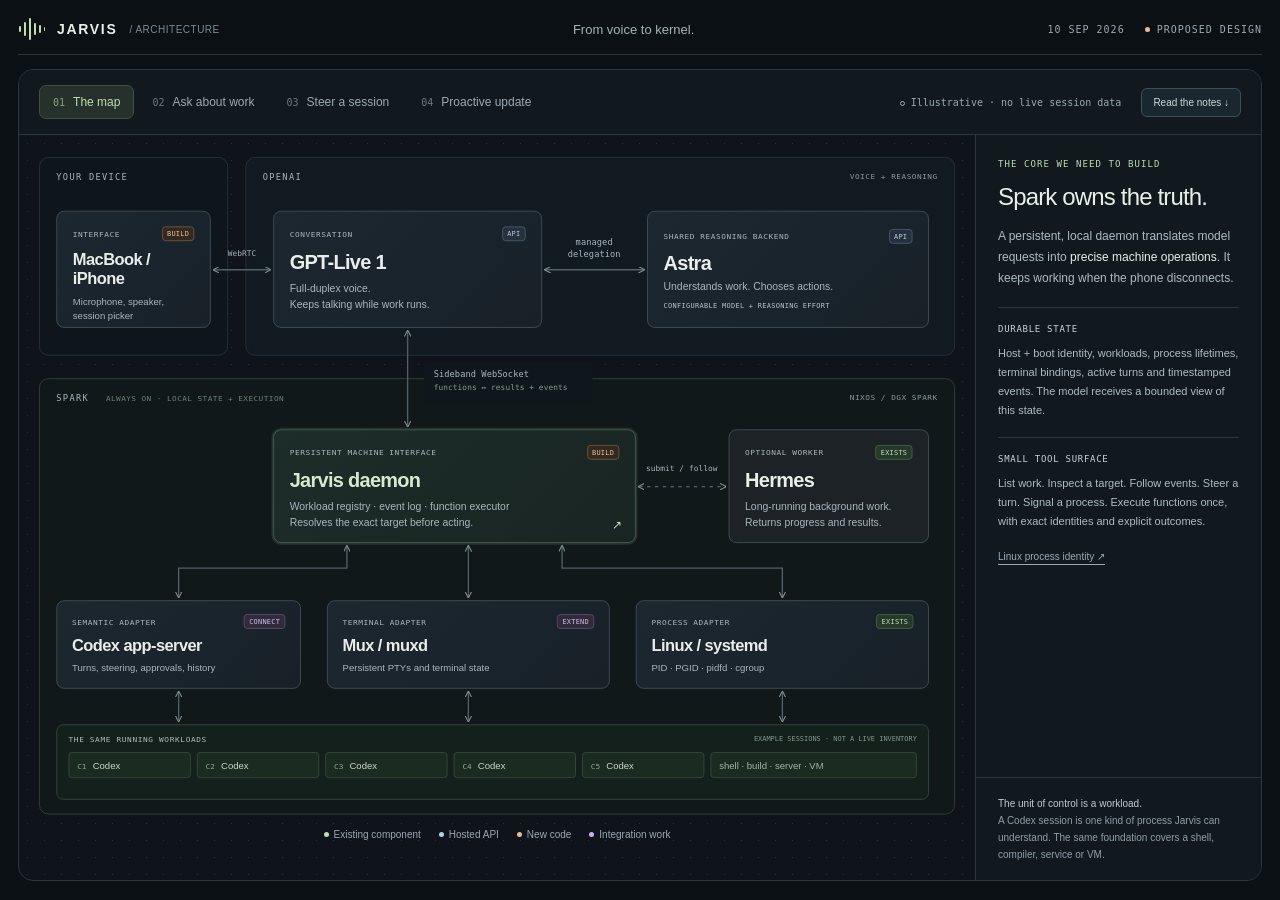
<file: architecture.html>
<!doctype html>
<html lang="en">
<head>
  <meta charset="utf-8">
  <meta name="viewport" content="width=device-width, initial-scale=1">
  <meta name="color-scheme" content="dark">
  <title>Jarvis — from voice to kernel</title>
  <style>
    :root{--bg:#0b1014;--surface:#10171c;--surface2:#151e25;--line:#2b373f;--text:#e9eee9;--muted:#9ba9b2;--green:#c1ddb0;--blue:#a9d3ee;--orange:#e8bb91;--purple:#c6b2ec;--accent:var(--green);font-family:Inter,ui-sans-serif,-apple-system,BlinkMacSystemFont,"Segoe UI",sans-serif;color:var(--text);background:var(--bg);font-synthesis:none}
    *{box-sizing:border-box}body{margin:0}button,a{-webkit-tap-highlight-color:transparent}button{font:inherit}a{color:inherit;text-underline-offset:4px}button:focus-visible,a:focus-visible,summary:focus-visible{outline:2px solid var(--accent);outline-offset:5px}button{color:inherit}::selection{background:#556d49;color:#fff}
    .page{max-width:1660px;margin:auto;padding:28px 38px 40px}.masthead{display:flex;justify-content:space-between;align-items:center;padding-bottom:25px;border-bottom:1px solid var(--line)}.brand{display:flex;gap:12px;align-items:center;font-weight:650;font-size:14px;letter-spacing:.12em}.brand svg{color:var(--green)}.meta,.eyebrow,.mono{font-family:ui-monospace,SFMono-Regular,Consolas,monospace}.meta{display:flex;gap:20px;font-size:10px;letter-spacing:.1em;color:var(--muted);text-transform:uppercase}.status{display:flex;align-items:center;gap:7px}.status:before{content:"";width:5px;height:5px;border-radius:50%;background:var(--orange)}
    .hero{padding:30px 0 28px;display:flex;justify-content:space-between;gap:32px;align-items:end}h1{font-size:clamp(30px,3vw,46px);line-height:1.08;letter-spacing:-.045em;font-weight:530;margin:0 0 12px}.hero p{margin:0;color:var(--muted);font-size:15px;line-height:1.6}.hero-note{max-width:265px;font-size:12px!important;line-height:1.6!important;border-left:1px solid var(--line);padding-left:18px}.hero-note b{font-weight:500;color:var(--text)}
    .workspace{border:1px solid var(--line);border-radius:15px;overflow:hidden;background:#0e1419}.toolbar{display:flex;justify-content:space-between;align-items:center;gap:18px;padding:15px 20px;border-bottom:1px solid var(--line);background:#11191f}.flow-tabs{display:flex;gap:4px;flex-wrap:wrap}.flow-tab{background:transparent;border:1px solid transparent;border-radius:7px;padding:9px 13px;font-size:12px;cursor:pointer;color:var(--muted);display:flex;gap:8px;align-items:center}.flow-tab .index{font-size:10px;opacity:.65;font-family:ui-monospace,monospace}.flow-tab:hover{background:#1c272e;color:var(--text)}.flow-tab[aria-pressed="true"]{background:#26312c;border-color:#3e5041;color:var(--green)}.toolbar-note{font-family:ui-monospace,monospace;font-size:10px;color:var(--muted);white-space:nowrap}.toolbar-note span{display:inline-block;width:5px;height:5px;border:1px solid var(--muted);border-radius:50%;margin-right:6px}
    .map-layout{display:grid;grid-template-columns:minmax(0,1fr) 286px}.diagram-wrap{padding:22px 20px 17px;min-width:0;overflow:auto;background-image:radial-gradient(#263039 0.7px,transparent 0.7px);background-size:17px 17px}.stage-wrap{width:100%;position:relative}.stage{width:1056px;height:758px;position:absolute;left:0;top:0;transform-origin:top left}.region{position:absolute;border:1px solid #29343d;border-radius:11px;background:rgba(16,23,28,.9)}.region.device{left:0;top:0;width:218px;height:229px}.region.cloud{left:238px;top:0;width:818px;height:229px;background:rgba(18,26,34,.93)}.region.spark{left:0;top:255px;width:1056px;height:503px;background:rgba(17,25,26,.93);border-color:#35443b}.region-label{position:absolute;left:19px;top:16px;font-family:ui-monospace,monospace;font-size:10px;font-weight:500;letter-spacing:.15em;color:#a7b6bd}.region-label em{font-style:normal;color:#668072;margin-left:12px;font-size:9px;letter-spacing:.05em}.region-right{position:absolute;right:19px;top:16px;font-family:ui-monospace,monospace;font-size:9px;color:#8b999c;letter-spacing:.06em}
    .wires{position:absolute;inset:0;width:1056px;height:758px;overflow:visible;pointer-events:none}.wire{fill:none;stroke:#52616a;stroke-width:1.5;transition:stroke .25s,opacity .25s}.wire.optional{stroke-dasharray:4 5}.wire-label{font:10px ui-monospace,SFMono-Regular,monospace;fill:#a7b6bd;letter-spacing:.01em}.wire-label.small{font-size:9px}.wire-hint{fill:#0f171c}.stage.has-flow .wire{opacity:.18}.stage.has-flow .wire.active{opacity:1;stroke:var(--accent);stroke-width:2;stroke-dasharray:5 7;animation:flow 16s linear infinite}.stage.has-flow .wire-label{opacity:.55}.stage.has-flow .wire-label.active{opacity:1;fill:var(--accent)}@keyframes flow{to{stroke-dashoffset:-120}}
    .node{position:absolute;text-align:left;padding:17px 18px;border:1px solid #45515a;border-radius:9px;background:linear-gradient(135deg,#1c2730,#182128);cursor:pointer;transition:border-color .18s,background .18s,opacity .2s,box-shadow .2s}.node:hover{border-color:var(--green);background:#202d32}.node .node-top{display:flex;align-items:center;gap:8px;justify-content:space-between;margin-bottom:12px}.node .category{font-family:ui-monospace,monospace;letter-spacing:.07em;font-size:9px;text-transform:uppercase;color:#a8b7bf}.badge{font-family:ui-monospace,monospace;letter-spacing:.035em;text-transform:uppercase;white-space:nowrap;font-size:8px;border:1px solid #48634d;color:var(--green);background:#26392a;border-radius:4px;padding:3px 5px}.badge.build{color:#e8bf96;border-color:#715841;background:#34291f}.badge.api{color:#b5c9dd;background:#26313d;border-color:#485b6e}.badge.adapt{color:#cfbee9;background:#302a3b;border-color:#5c4f72}.node h2{font-size:23px;letter-spacing:-.035em;line-height:1.1;font-weight:550;margin:0 0 8px}.node p{font-size:12px;line-height:1.5;color:#a9b7bf;margin:0}.node .micro{font-family:ui-monospace,monospace;font-size:8px;letter-spacing:.045em;display:block;margin-top:13px;color:#b4c5d1}.node.selected{border-color:var(--accent);box-shadow:0 0 0 2px color-mix(in srgb,var(--accent) 12%,transparent)}.node.selected:after{content:"↗";position:absolute;bottom:12px;right:14px;font-size:14px;color:var(--accent)}.stage.has-flow .node{opacity:.37}.stage.has-flow .node.active,.stage.has-flow .node.selected{opacity:1}.node.active{border-color:var(--accent)}.node.small{padding:15px 17px}.node.small .node-top{margin-bottom:9px}.node.small h2{font-size:19px;margin-bottom:6px}.node.small p{font-size:11px}.node.local{background:linear-gradient(135deg,#1d2d29,#192522);border-color:#4c6756}.node.local h2{color:#d8e9cf}.node.helper{background:#1c2225}
    #device{left:20px;top:62px;width:178px;height:135px}#device h2{font-size:19px}#device p{font-size:11px}#live{left:270px;top:62px;width:310px;height:135px}#brain{left:701px;top:62px;width:325px;height:135px}#brain .node-top{margin-bottom:10px}#brain h2{margin-bottom:5px}#brain .micro{margin-top:9px}#daemon{left:270px;top:314px;width:418px;height:131px}#hermes{left:795px;top:314px;width:231px;height:131px}#native{left:20px;top:511px;width:282px;height:102px}#mux{left:332px;top:511px;width:326px;height:102px}#kernel{left:688px;top:511px;width:338px;height:102px}
    .workloads{position:absolute;left:20px;top:654px;width:1006px;height:87px;border:1px solid #36493c;border-radius:8px;background:#14201b;padding:11px 13px}.workload-heading{font-family:ui-monospace,monospace;letter-spacing:.08em;font-size:9px;color:#acc0ad;display:flex;justify-content:space-between;margin-bottom:10px}.workload-heading span:last-child{color:#819889;letter-spacing:0;font-size:8px}.workload-row{display:flex;gap:7px}.workload-pill{border:1px solid #354b3b;border-radius:4px;background:#1c2b21;flex:1;font-size:11px;padding:8px 9px;color:#cad8cb}.workload-pill span{font-family:ui-monospace,monospace;font-size:9px;color:#8ca88d;margin-right:7px}.workload-pill.other{flex:1.8;color:#a1b5a5}.stage.has-flow .workloads{border-color:var(--accent)}.workload-pill.targeted{background:#3a3026;border-color:var(--orange);color:#f3d2b2}
    .legend{display:flex;align-items:center;gap:18px;margin-top:14px;font-size:10px;color:var(--muted);flex-wrap:wrap}.legend span{display:flex;align-items:center;gap:5px}.legend i{height:5px;width:5px;border-radius:50%;background:var(--green)}.legend .build-dot{background:var(--orange)}.legend .adapt-dot{background:var(--purple)}.legend .api-dot{background:var(--blue)}.legend .hint{margin-left:auto;font-size:9px;color:#7f8f99}
    .inspector{border-left:1px solid var(--line);background:#11191f;display:flex;flex-direction:column}.inspector-main{padding:24px 22px;flex:1}.eyebrow{font-size:9px;letter-spacing:.12em;color:var(--accent);text-transform:uppercase;margin-bottom:14px}.inspector h2{font-size:24px;line-height:1.15;letter-spacing:-.035em;font-weight:520;margin:0 0 15px}.inspector p{font-size:12px;line-height:1.75;color:#aebbC3;margin:0 0 18px}.inspector p strong{color:var(--text);font-weight:500}.detail-block{padding-top:16px;margin-top:16px;border-top:1px solid var(--line)}.detail-block h3{font-family:ui-monospace,monospace;font-size:9px;letter-spacing:.08em;font-weight:400;color:#c8d4d6;margin:0 0 10px;text-transform:uppercase}.detail-block p{margin-bottom:0;font-size:11px}.detail-block code{font-family:ui-monospace,monospace;font-size:10px;color:#c9d7cf;background:#1e2a2d;padding:2px 4px;border-radius:3px}.detail-links{display:flex;gap:13px;margin-top:20px;font-size:10px;color:var(--muted)}.inspector-foot{border-top:1px solid var(--line);padding:17px 22px;color:#8e9ea7;font-size:10px;line-height:1.7}.inspector-foot strong{color:#c0cccf;font-weight:450}.flow-steps{padding:0;margin:22px 0 0;list-style:none;counter-reset:step}.flow-steps li{position:relative;padding:0 0 20px 29px;counter-increment:step;font-size:11px;line-height:1.6;color:#aebbc3}.flow-steps li:before{content:counter(step);position:absolute;left:0;top:1px;width:18px;height:18px;display:grid;place-items:center;font-family:ui-monospace,monospace;font-size:9px;border:1px solid #49575c;color:var(--accent);border-radius:50%}.flow-steps li:not(:last-child):after{content:"";position:absolute;left:8px;top:24px;bottom:3px;border-left:1px solid #35424a}.flow-steps b{display:block;font-weight:500;color:var(--text);margin-bottom:3px}.quote{padding:13px 14px;background:#1b272c;border-left:2px solid var(--accent);font-size:13px!important;color:#e0e8e8!important;line-height:1.6!important}.reset-detail{border:0;background:none;text-decoration:underline;text-underline-offset:3px;padding:0;cursor:pointer;color:var(--accent);font-size:10px;margin-top:18px}
    .takeaways{display:grid;grid-template-columns:repeat(3,1fr);gap:30px;margin:30px 0}.takeaway{padding-right:15px}.takeaway .num{font-family:ui-monospace,monospace;font-size:10px;color:#668075;margin-bottom:12px}.takeaway h2{font-size:17px;font-weight:500;letter-spacing:-.02em;margin:0 0 9px}.takeaway p{font-size:12px;line-height:1.8;color:var(--muted);margin:0}.takeaway p strong{color:#cedbd4;font-weight:500}.control-section{border-top:1px solid var(--line);border-bottom:1px solid var(--line);margin-top:8px}details summary{cursor:pointer;list-style:none;display:flex;align-items:center;justify-content:space-between;padding:20px 0;font-size:13px;color:#cad5d8}summary::-webkit-details-marker{display:none}summary:after{content:"+";font-size:19px;color:var(--green)}details[open] summary:after{content:"−"}.comparison{display:grid;grid-template-columns:1fr 1fr;gap:30px;padding:3px 0 26px}.option{border:1px solid var(--line);border-radius:9px;padding:20px}.option.recommended{border-color:#415344}.option .eyebrow{margin-bottom:10px}.option h3{font-size:18px;font-weight:500;margin:0 0 12px}.option p{font-size:12px;color:var(--muted);line-height:1.75;margin:0 0 12px}.option p:last-child{margin-bottom:0}.route{font-family:ui-monospace,monospace;font-size:11px;color:#cbdcca;padding:12px;background:#18231e;border-radius:5px;line-height:1.8;margin:14px 0}.option.alt .route{background:#20232e;color:#cabde0}.footnote{padding:14px 0 0;font-size:10px;color:#8e9fa7;line-height:1.8}.footer{display:flex;justify-content:space-between;gap:20px;padding-top:20px;font-size:10px;color:#899aa4;line-height:1.9}.source-links{display:flex;gap:16px;flex-wrap:wrap}.footer a:hover,.detail-links a:hover{color:var(--green)}
    .toolbar-actions{display:flex;align-items:center;gap:20px}.view-toggle{border:1px solid #3e4f57;border-radius:6px;background:#1b272e;padding:8px 11px;color:#ccd9d9;font-size:10px;white-space:nowrap;cursor:pointer}.view-toggle:hover{border-color:var(--green)}.fit-title{display:none;color:#a3b5b5;font-size:13px}.fit-map .page{padding:18px;max-width:none}.fit-map .hero,.fit-map .takeaways,.fit-map .control-section,.fit-map .footnote,.fit-map .footer{display:none}.fit-map .masthead{padding-bottom:14px;margin-bottom:14px}.fit-map .fit-title{display:block}.fit-map .diagram-wrap{display:flex;flex-direction:column;align-items:center}.fit-map .inspector{overflow:auto;min-height:0}.fit-map .legend{width:100%;justify-content:center}.fit-map .legend .hint{display:none}
    @media(min-width:1500px){.map-layout{grid-template-columns:minmax(0,1fr) 308px}.inspector-main{padding:27px}.inspector-foot{padding:18px 27px}}
    @media(max-width:1150px){.page{padding:22px}.map-layout{grid-template-columns:minmax(0,1fr)}.inspector{border-left:0;border-top:1px solid var(--line);display:grid;grid-template-columns:1fr 240px}.inspector-main{padding:22px;min-height:220px}.inspector-main h2{font-size:22px}.inspector-main .detail-block{display:inline-block;width:47%;vertical-align:top;margin-right:2%;padding-top:12px;margin-top:0}.inspector-main .detail-links{margin-top:12px}.inspector-foot{border-top:0;border-left:1px solid var(--line);align-self:stretch;display:flex;align-items:center}.flow-steps{display:flex;gap:15px;margin-top:18px}.flow-steps li{flex:1;padding-bottom:0}.flow-steps li:after{display:none}.hero-note{max-width:235px}.diagram-wrap{padding:18px}.toolbar-note{font-size:9px}}
    @media(max-width:700px){.page{padding:18px 12px}.masthead{padding-bottom:18px}.meta{gap:10px;font-size:8px}.meta .date{display:none}.hero{display:block;padding:25px 5px}.hero h1{font-size:33px;max-width:300px}.hero p{font-size:13px}.hero-note{display:none}.toolbar{padding:12px 9px;display:block}.flow-tabs{gap:2px;justify-content:space-between}.flow-tab{padding:8px;font-size:11px}.toolbar-note{margin:12px 5px 0}.diagram-wrap{padding:14px 10px}.stage-wrap{min-width:790px}.legend{min-width:790px;gap:12px}.legend .hint{margin-left:0}.inspector{display:block}.inspector-main{padding:20px}.inspector-main .detail-block{display:block;width:100%}.inspector-foot{display:block;border:0;border-top:1px solid var(--line);padding:14px 20px}.flow-steps{display:block}.flow-steps li{padding-bottom:17px}.flow-steps li:after{display:block}.takeaways{grid-template-columns:1fr;gap:23px;margin:25px 5px}.takeaway{padding:0}.takeaway .num{float:left;margin:4px 12px 0 0}.takeaway p{margin-left:29px}.comparison{grid-template-columns:1fr;gap:14px}.footer{display:block}.footer>div:last-child{margin-top:12px}.source-links{gap:12px}details summary{font-size:12px}}
    @media(prefers-reduced-motion:reduce){*{animation:none!important;transition:none!important}}
    @media print{body{background:white;color:#111}.page{padding:0}.toolbar,.inspector,.control-section,.footer{display:none}.map-layout{display:block}.hero-note{display:none}.workspace{break-inside:avoid}.diagram-wrap{-webkit-print-color-adjust:exact;print-color-adjust:exact}.takeaways{color:#222}.takeaways p{color:#444}}
  </style>
</head>
<body>
<main class="page">
  <header class="masthead">
    <div class="brand"><svg width="27" height="22" viewBox="0 0 27 22" fill="none" aria-hidden="true"><path d="M2 9v4M7 5v12M12 1v20M17 6v10M22 8v6M27 10v2" stroke="currentColor" stroke-width="2" stroke-linecap="round"/></svg>JARVIS <span style="font-weight:400;color:#788c95;font-size:10px;letter-spacing:.05em">/ ARCHITECTURE</span></div>
    <span class="fit-title">From voice to kernel.</span><div class="meta"><span class="date">10 SEP 2026</span><span class="status">Proposed design</span></div>
  </header>
  <section class="hero">
    <div><h1>From voice to kernel.</h1><p>GPT-Live talks. Astra reasons. Spark owns the work.</p></div>
    <p class="hero-note">One conversational presence over <b>the processes already running</b> on your machine.</p>
  </section>
  <section class="workspace" aria-label="Interactive architecture diagram">
    <div class="toolbar">
      <nav class="flow-tabs" aria-label="Explore a flow">
        <button class="flow-tab" data-flow="overview" aria-pressed="true"><span class="index">01</span>The map</button>
        <button class="flow-tab" data-flow="ask" aria-pressed="false"><span class="index">02</span>Ask about work</button>
        <button class="flow-tab" data-flow="steer" aria-pressed="false"><span class="index">03</span>Steer a session</button>
        <button class="flow-tab" data-flow="proactive" aria-pressed="false"><span class="index">04</span>Proactive update</button>
      </nav>
      <div class="toolbar-actions"><div class="toolbar-note"><span></span>Illustrative · no live session data</div><button id="view-toggle" class="view-toggle" aria-pressed="false">Fit diagram ↗</button></div>
    </div>
    <div class="map-layout">
      <div class="diagram-wrap">
        <div class="stage-wrap" id="stage-wrap">
          <div class="stage" id="stage" aria-label="Device connects by WebRTC to GPT-Live, which delegates to Astra. A sideband connection reaches the Jarvis daemon on Spark. Jarvis uses Codex app-server, Mux, Linux and optional Hermes to observe and control existing workloads.">
            <div class="region device"><span class="region-label">YOUR DEVICE</span></div>
            <div class="region cloud"><span class="region-label">OPENAI</span><span class="region-right">VOICE + REASONING</span></div>
            <div class="region spark"><span class="region-label">SPARK <em>ALWAYS ON · LOCAL STATE + EXECUTION</em></span><span class="region-right">NIXOS / DGX SPARK</span></div>
            <svg class="wires" viewBox="0 0 1056 758" aria-hidden="true">
              <defs><marker id="arrow" markerWidth="5" markerHeight="5" refX="4" refY="2.5" orient="auto-start-reverse" markerUnits="strokeWidth"><path d="M0 0L5 2.5L0 5" fill="none" stroke="#82938e" stroke-width=".8"/></marker></defs>
              <path id="wire-audio" class="wire" d="M202 130H266" marker-start="url(#arrow)" marker-end="url(#arrow)"/>
              <text id="label-audio" class="wire-label small" x="234" y="114" text-anchor="middle">WebRTC</text>
              <path id="wire-delegate" class="wire" d="M584 130H697" marker-start="url(#arrow)" marker-end="url(#arrow)"/>
              <text id="label-delegate" class="wire-label" x="640" y="102" text-anchor="middle"><tspan x="640">managed</tspan><tspan x="640" dy="13">delegation</tspan></text>
              <path id="wire-sideband" class="wire" d="M425 201V310" marker-start="url(#arrow)" marker-end="url(#arrow)"/>
              <rect class="wire-hint" x="444" y="237" width="194" height="45" rx="4"/>
              <text id="label-sideband" class="wire-label" x="455" y="254"><tspan x="455">Sideband WebSocket</tspan><tspan x="455" dy="15" style="font-size:9px;fill:#859c91">functions ↔ results + events</tspan></text>
              <path id="wire-hermes" class="wire optional" d="M692 380H791" marker-start="url(#arrow)" marker-end="url(#arrow)"/>
              <text id="label-hermes" class="wire-label small" x="741" y="362" text-anchor="middle">submit / follow</text>
              <path id="wire-native" class="wire" d="M355 449V474H161V507" marker-start="url(#arrow)" marker-end="url(#arrow)"/>
              <path id="wire-mux" class="wire" d="M495 449V507" marker-start="url(#arrow)" marker-end="url(#arrow)"/>
              <path id="wire-kernel" class="wire" d="M603 449V474H857V507" marker-start="url(#arrow)" marker-end="url(#arrow)"/>
              <path id="wire-native-work" class="wire" d="M161 617V650" marker-start="url(#arrow)" marker-end="url(#arrow)"/>
              <path id="wire-mux-work" class="wire" d="M495 617V650" marker-start="url(#arrow)" marker-end="url(#arrow)"/>
              <path id="wire-kernel-work" class="wire" d="M857 617V650" marker-start="url(#arrow)" marker-end="url(#arrow)"/>
            </svg>
            <button id="device" class="node" data-node="device" aria-pressed="false"><span class="node-top"><span class="category">Interface</span><span class="badge build">Build</span></span><h2>MacBook / iPhone</h2><p>Microphone, speaker,<br>session picker</p></button>
            <button id="live" class="node" data-node="live" aria-pressed="false"><span class="node-top"><span class="category">Conversation</span><span class="badge api">API</span></span><h2>GPT-Live 1</h2><p>Full-duplex voice.<br>Keeps talking while work runs.</p></button>
            <button id="brain" class="node" data-node="brain" aria-pressed="false"><span class="node-top"><span class="category">Shared reasoning backend</span><span class="badge api">API</span></span><h2>Astra</h2><p>Understands work. Chooses actions.</p><span class="micro">CONFIGURABLE MODEL + REASONING EFFORT</span></button>
            <button id="daemon" class="node local selected" data-node="daemon" aria-pressed="true"><span class="node-top"><span class="category">Persistent machine interface</span><span class="badge build">Build</span></span><h2>Jarvis daemon</h2><p>Workload registry · event log · function executor<br>Resolves the exact target before acting.</p></button>
            <button id="hermes" class="node helper" data-node="hermes" aria-pressed="false"><span class="node-top"><span class="category">Optional worker</span><span class="badge">Exists</span></span><h2>Hermes</h2><p>Long-running background work.<br>Returns progress and results.</p></button>
            <button id="native" class="node small" data-node="native" aria-pressed="false"><span class="node-top"><span class="category">Semantic adapter</span><span class="badge adapt">Connect</span></span><h2>Codex app-server</h2><p>Turns, steering, approvals, history</p></button>
            <button id="mux" class="node small" data-node="mux" aria-pressed="false"><span class="node-top"><span class="category">Terminal adapter</span><span class="badge adapt">Extend</span></span><h2>Mux / muxd</h2><p>Persistent PTYs and terminal state</p></button>
            <button id="kernel" class="node small" data-node="kernel" aria-pressed="false"><span class="node-top"><span class="category">Process adapter</span><span class="badge">Exists</span></span><h2>Linux / systemd</h2><p>PID · PGID · pidfd · cgroup</p></button>
            <div class="workloads"><div class="workload-heading"><span>THE SAME RUNNING WORKLOADS</span><span>EXAMPLE SESSIONS · NOT A LIVE INVENTORY</span></div><div class="workload-row"><div class="workload-pill"><span>C1</span>Codex</div><div class="workload-pill"><span>C2</span>Codex</div><div class="workload-pill" id="target-session"><span>C3</span>Codex</div><div class="workload-pill"><span>C4</span>Codex</div><div class="workload-pill"><span>C5</span>Codex</div><div class="workload-pill other">shell · build · server · VM</div></div></div>
          </div>
        </div>
        <div class="legend"><span><i></i>Existing component</span><span><i class="api-dot"></i>Hosted API</span><span><i class="build-dot"></i>New code</span><span><i class="adapt-dot"></i>Integration work</span><span class="hint">Click a component to inspect it ↗</span></div>
      </div>
      <aside class="inspector" aria-label="Selected component or flow">
        <div class="inspector-main" id="inspector-main" aria-live="polite"></div>
        <div class="inspector-foot"><div><strong>The unit of control is a workload.</strong><br>A Codex session is one kind of process Jarvis can understand. The same foundation covers a shell, compiler, service or VM.</div></div>
      </aside>
    </div>
  </section>
  <section class="takeaways" aria-label="Architecture decisions">
    <article class="takeaway"><div class="num">01 /</div><h2>What the new model changes</h2><p>Voice and task reasoning have separate jobs. <strong>A slower thought need not block the conversation.</strong> Live manages conversational timing and delegation; your application still executes the actions.</p></article>
    <article class="takeaway"><div class="num">02 /</div><h2>The backend is your choice</h2><p>Choose the reasoning model, supported effort, instructions and tools. Start with <strong>one shared Astra</strong> over the five Codex sessions. Their own models and working context stay with them.</p></article>
    <article class="takeaway"><div class="num">03 /</div><h2>The real work is on Spark</h2><p>Build reliable identity, observation and control: <strong>which workload, which process, which terminal, which turn?</strong> GPT-Live does not supply that machine interface.</p></article>
  </section>
  <section class="control-section">
    <details>
      <summary>Where the harness lives — managed delegation vs. your own backend</summary>
      <div class="comparison">
        <article class="option recommended"><div class="eyebrow">Recommended starting point</div><h3>Let OpenAI run the delegation loop.</h3><div class="route">GPT-Live ⇄ configured Responses model<br>tool call → Spark → result</div><p>OpenAI prepares conversation context and connects the voice frontend to the selected backend. Jarvis defines ordinary functions and executes them locally through the Live sideband.</p><p>Model and effort settings can change for subsequent requests. That is configuration control; it is not an automatic difficulty router.</p></article>
        <article class="option alt"><div class="eyebrow" style="color:var(--purple)">Alternative when routing becomes necessary</div><h3>Own the delegation loop on Spark.</h3><div class="route">GPT-Live ⇄ your context + routing service<br>→ Astra / Hermes / local model</div><p>Client delegation lets your service decide which model or harness to consult. You own transcript context, routing, budgets and result delivery.</p><p>This is where a small-model / large-model policy belongs. Switching managed and client delegation requires a new Live session.</p></article>
      </div>
    </details>
  </section>
  <p class="footnote">Design constraints: stopping speech, interrupting a Codex turn and terminating a Linux workload are separate actions. Keep observation local; connect cloud audio intentionally. Astra access through Live and this complete architecture have not been runtime-tested.</p>
  <footer class="footer">
    <div class="source-links"><a href="https://developers.openai.com/api/docs/guides/live" target="_blank" rel="noopener">GPT-Live ↗</a><a href="https://developers.openai.com/api/docs/guides/live-delegation" target="_blank" rel="noopener">Backend controls ↗</a><a href="https://developers.openai.com/api/docs/guides/voice-server-controls?api=live" target="_blank" rel="noopener">Sideband ↗</a><a href="https://git.harivan.sh/harivansh-afk/mux" target="_blank" rel="noopener">Mux source ↗</a><a href="https://learn.chatgpt.com/docs/app-server" target="_blank" rel="noopener">Codex app-server ↗</a></div>
    <div>Architecture study / Hari · Spark<br>Standalone HTML · no external assets or telemetry</div>
  </footer>
</main>
<script>
  'use strict';
  const components = {
    device:{label:'Your interface',title:'A presence on your device.',body:'A thin client for <strong>voice, interruptions and choosing which work you mean</strong>. The same Spark daemon can support a desktop interface and a phone.',sections:[['Connection','Audio goes directly to GPT-Live over WebRTC. Spark creates the session and keeps the project API key on the server.'],['To build','Start with a browser client. A native iOS app is a separate product decision, especially for background audio and notifications.']],links:[['WebRTC guide','https://developers.openai.com/api/docs/guides/voice-webrtc?api=live']]},
    live:{label:'Hosted conversation',title:'The conversation stays open.',body:'GPT-Live handles <strong>continuous listening and speaking</strong>. It can keep interacting while its reasoning backend works.',sections:[['What is new','A dedicated voice frontend with configurable backend delegation. Earlier Realtime already had asynchronous tool calls; the split and managed plumbing are the meaningful change.'],['What stays local','Live does not own your PTYs, discover processes or remember authoritative machine state. Spark supplies selected observations and executes functions.']],links:[['Live overview','https://developers.openai.com/api/docs/guides/live']]},
    brain:{label:'One shared thinker',title:'Astra sees across the work.',body:'Use Astra to <strong>compare the five sessions, reason about blockers and choose the next action</strong>. Each existing Codex continues its own work with its own model and context.',sections:[['Your controls','Choose <code>model</code>, supported <code>reasoning.effort</code>, instructions and tools. Start by evaluating low or medium effort; actual latency and project access need testing.'],['Managed or custom','Managed delegation supplies the loop shown here. For per-request model routing or local inference, client delegation moves context assembly and routing into your service.']],links:[['Delegation controls','https://developers.openai.com/api/docs/guides/live-delegation'],['Astra','https://developers.openai.com/api/docs/models/gpt-6-astra']]},
    daemon:{label:'The core we need to build',title:'Spark owns the truth.',body:'A persistent, local daemon translates model requests into <strong>precise machine operations</strong>. It keeps working when the phone disconnects.',sections:[['Durable state','Host + boot identity, workloads, process lifetimes, terminal bindings, active turns and timestamped events. The model receives a bounded view of this state.'],['Small tool surface','List work. Inspect a target. Follow events. Steer a turn. Signal a process. Execute functions once, with exact identities and explicit outcomes.']],links:[['Linux process identity','https://man7.org/linux/man-pages/man2/pidfd_open.2.html']]},
    hermes:{label:'An adjacent service',title:'Delegate background work.',body:'Hermes can handle <strong>long tasks and specialist work</strong>. It is available to Jarvis without becoming the mandatory path for every machine operation.',sections:[['Interaction','Submit work and return a task handle promptly. Forward relevant progress and completion events into Jarvis’s local event stream.'],['Optional MCP surface','Jarvis can expose an MCP adapter to Hermes and other clients. Managed Live uses ordinary functions; direct arbitrary MCP registration is not established by the current Live docs.']],links:[['Supported Live tools','https://developers.openai.com/api/docs/guides/live-delegation']]},
    native:{label:'Meaningful agent control',title:'Speak the runtime’s protocol.',body:'Use Codex app-server for <strong>structured turns, steering, approvals and status</strong> when the session is attached to a reachable owning runtime.',sections:[['Identity requirement','A session history file is not a control connection. Starting another runtime from saved history does not give control of the original live process.'],['Integration work','Bind each workload to its actual app-server and thread. Steer the expected active turn; preserve request IDs for approval responses. This connection is not verified for the existing sessions.']],links:[['App-server','https://learn.chatgpt.com/docs/app-server']]},
    mux:{label:'Universal terminal access',title:'Reuse the PTYs you have.',body:'Mux already owns persistent terminals and can expose <strong>pane inventory and change events</strong>. It is the natural terminal integration point.',sections:[['Already present','The audited source has <code>List</code>, <code>Watch</code>, <code>Open</code>, <code>Attach</code> and <code>Kill</code>. It stores PTY and terminal render state.'],['Extend before control','Current Attach replaces the attached client. Add non-displacing observation and input, plus process identity. Screen/title heuristics should not be treated as authoritative Codex status.']],links:[['Mux source','https://git.harivan.sh/harivansh-afk/mux']]},
    kernel:{label:'Machine-level control',title:'Processes are first-class.',body:'Linux supplies the underlying <strong>lifetime, job-control and resource primitives</strong>. The daemon makes them legible and safe to target.',sections:[['Observe and resolve','Use /proc for discovery, process start identity and pidfds for live process references. Track session IDs and foreground process groups for terminal job control.'],['Workload boundaries','Use systemd/cgroups where workload ownership is established. Per-pane cgroups are proposed work; they are not already supplied by the audited Mux service.']],links:[['pidfd','https://man7.org/linux/man-pages/man2/pidfd_open.2.html'],['cgroup v2','https://docs.kernel.org/admin-guide/cgroup-v2.html']]}
  };
  const flows = {
    ask:{label:'Ask about work',title:'One view across five sessions.',quote:'“What are my Codex sessions working on, and which one needs me?”',color:'#a9d3ee',nodes:['device','live','brain','daemon','native','mux','kernel'],wires:['audio','delegate','sideband','native','mux','kernel','native-work','mux-work','kernel-work'],steps:[['You ask; Live delegates.','Astra receives the conversation context and selects inspection functions.'],['Spark assembles the facts.','Correlate runtime events, terminal state and process observations. Keep sources and timestamps.'],['Astra compares; Live explains.','Summarize progress and uncertainty. Follow-up questions use the same machine state.']],note:'Watching five sessions does not select all five as action targets.'},
    steer:{label:'Steer one session',title:'Resolve “that one” first.',quote:'“Tell the third Codex to focus on the failing test.”',color:'#e8bb91',nodes:['device','live','brain','daemon','native'],wires:['audio','delegate','sideband','native','native-work'],steps:[['Resolve the selected workload.','Bind “third Codex” to a stable session and its owning runtime. Clarify if the target is ambiguous.'],['Steer the actual active turn.','Use native app-server control with the expected turn identity. Terminal input is a distinct fallback when supported.'],['Report what was accepted.','Return an acknowledged outcome. Keep following that session’s events.']],note:'The highlighted C3 is an example target. No real Codex receives an instruction from this page.'},
    proactive:{label:'Proactive update',title:'Events can start the conversation.',quote:'“One session needs approval, and the build just finished.”',color:'#c6b2ec',nodes:['device','live','daemon','native','mux','kernel'],wires:['audio','sideband','native','mux','kernel','native-work','mux-work','kernel-work'],steps:[['Work emits an event.','A native runtime reports an approval, a supervised job exits, or resource pressure changes.'],['Spark decides relevance.','Deduplicate and preserve the evidence. Route substantial interpretation to Astra when needed.'],['Live can speak about it.','Send a speakable commentary update over the sideband. Acknowledgment alone does not prove audio played.']],note:'If voice is disconnected, retain the event locally and use a separate client notification path.'}
  };
  const panel = document.getElementById('inspector-main');
  const stage = document.getElementById('stage');
  let currentFlow = 'overview';
  function showComponent(key){
    const c=components[key];
    document.querySelectorAll('[data-node]').forEach(function(n){const selected=n.dataset.node===key;n.classList.toggle('selected',selected);n.setAttribute('aria-pressed',String(selected));});
    panel.innerHTML='<div class="eyebrow">'+c.label+'</div><h2>'+c.title+'</h2><p>'+c.body+'</p>'+c.sections.map(function(s){return '<div class="detail-block"><h3>'+s[0]+'</h3><p>'+s[1]+'</p></div>';}).join('')+'<div class="detail-links">'+c.links.map(function(l){return '<a target="_blank" rel="noopener" href="'+l[1]+'">'+l[0]+' ↗</a>';}).join('')+'</div>'+(currentFlow!=='overview'?'<button class="reset-detail" id="back-to-flow">← Back to this flow</button>':'');
    const back=document.getElementById('back-to-flow');if(back)back.addEventListener('click',function(){selectFlow(currentFlow);});
  }
  function selectFlow(key){
    currentFlow=key;
    document.querySelectorAll('[data-flow]').forEach(function(b){b.setAttribute('aria-pressed',String(b.dataset.flow===key));});
    document.querySelectorAll('[data-node]').forEach(function(n){n.classList.remove('selected','active');n.setAttribute('aria-pressed','false');});
    document.querySelectorAll('.wire,.wire-label').forEach(function(w){w.classList.remove('active');});
    document.getElementById('target-session').classList.toggle('targeted',key==='steer');
    stage.classList.toggle('has-flow',key!=='overview');
    if(key==='overview'){document.documentElement.style.setProperty('--accent','#c1ddb0');showComponent('daemon');return;}
    const f=flows[key];document.documentElement.style.setProperty('--accent',f.color);
    f.nodes.forEach(function(n){document.getElementById(n).classList.add('active');});
    f.wires.forEach(function(w){document.getElementById('wire-'+w).classList.add('active');const label=document.getElementById('label-'+w);if(label)label.classList.add('active');});
    panel.innerHTML='<div class="eyebrow">Illustrative flow / '+f.label+'</div><h2>'+f.title+'</h2><p class="quote">'+f.quote+'</p><ol class="flow-steps">'+f.steps.map(function(s){return '<li><b>'+s[0]+'</b>'+s[1]+'</li>';}).join('')+'</ol><div class="detail-block"><h3>Keep the distinction</h3><p>'+f.note+'</p></div>';
  }
  document.querySelectorAll('[data-node]').forEach(function(n){n.addEventListener('click',function(){showComponent(n.dataset.node);});});
  document.querySelectorAll('[data-flow]').forEach(function(b){b.addEventListener('click',function(){selectFlow(b.dataset.flow);});});
  const stageWrap=document.getElementById('stage-wrap');
  const mapLayout=document.querySelector('.map-layout');
  const viewToggle=document.getElementById('view-toggle');
  function fitDiagram(){
    if(innerWidth<=1150)document.body.classList.remove('fit-map');
    const fitted=document.body.classList.contains('fit-map');
    let width=stageWrap.parentElement.clientWidth-(innerWidth<=700?20:innerWidth<=1150?36:40);
    if(fitted){const available=innerHeight-mapLayout.getBoundingClientRect().top-20;mapLayout.style.height=available+'px';width=Math.min(width,(available-70)*1056/758);stageWrap.style.width=width+'px';}
    else{mapLayout.style.height='';stageWrap.style.width='100%';width=stageWrap.clientWidth;}
    const scale=width/1056;stage.style.transform='scale('+scale+')';stageWrap.style.height=(758*scale)+'px';
    viewToggle.textContent=fitted?'Read the notes ↓':'Fit diagram ↗';viewToggle.setAttribute('aria-pressed',String(fitted));viewToggle.hidden=innerWidth<=1150;
  }
  viewToggle.addEventListener('click',function(){document.body.classList.toggle('fit-map');window.scrollTo(0,0);fitDiagram();});
  if(innerWidth>1150&&innerHeight>650)document.body.classList.add('fit-map');
  new ResizeObserver(fitDiagram).observe(stageWrap);
  window.addEventListener('resize',fitDiagram);
  fitDiagram();showComponent('daemon');
</script>
</body>
</html>
</file>
